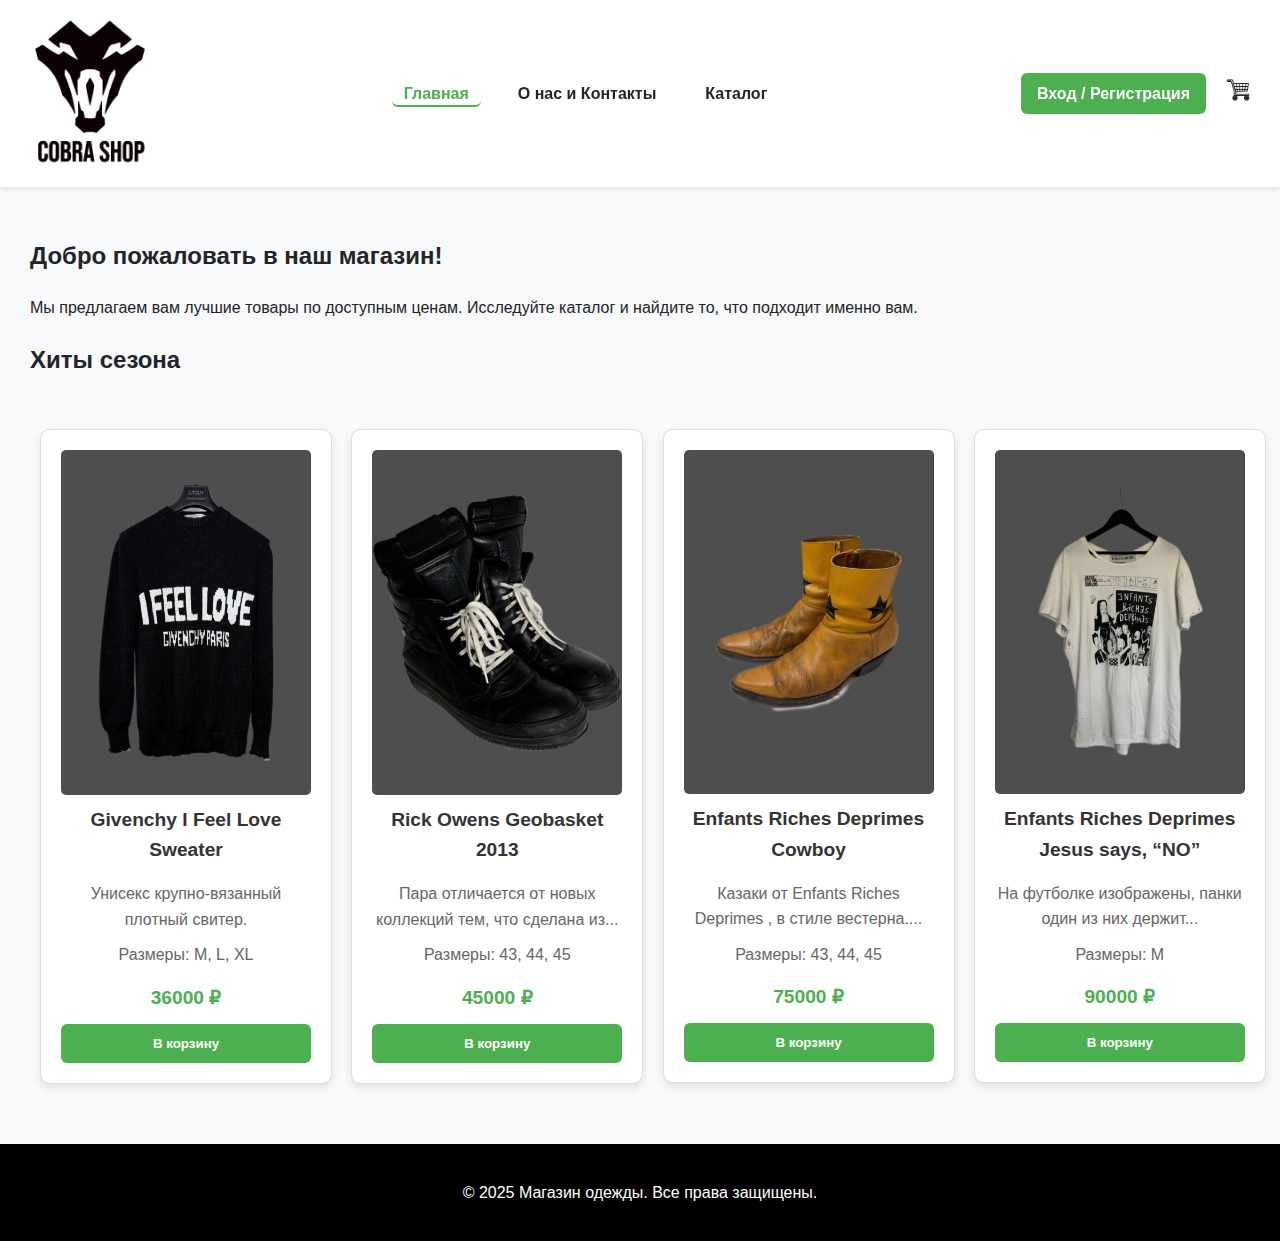
<file: проект опд_1/index.html>
<!DOCTYPE html>
<html lang="ru">
    <head>
        <meta charset="UTF-8">
        <meta name="viewport" content="width=device-width, initial-scale=1.0">
        <title>Главная</title>
        <link rel="stylesheet" href="css/styles.css">
        <script src="js/catalog.js" defer></script>
    </head>
    <body>
        <header>
            <div class="logo">
                <img src="image/logo.jpg" alt="Логотип Магазина Одежды">
            </div>
            <nav>
                <ul>
                    <li><a href="index.html" class="active">Главная</a></li>
                    <li><a href="about.html">О нас и Контакты</a></li>
                    <li><a href="catalog.html">Каталог</a></li>
                </ul>

            </nav>
            <div class="auth-cart">
                <a href="auth.html" class="auth-btn">Вход / Регистрация</a>
                <a href="cart.html" class="cart-btn">
                    <img src="image/korzina.png" alt="Корзина">
                </a>
            </div>
        </header>
        <main>
            <section>
                <h2>Добро пожаловать в наш магазин!</h2>
                <p>Мы предлагаем вам лучшие товары по доступным ценам. Исследуйте каталог и найдите то, что подходит именно вам.</p>
            </section>
            <section>
                <h2>Хиты сезона</h2>
                <div id="season-hits" class="product-list"></div>
            </section>
        </main>
        <footer>
            <p>© 2025 Магазин одежды. Все права защищены.</p>
        </footer>
    </body>
</html>
</file>
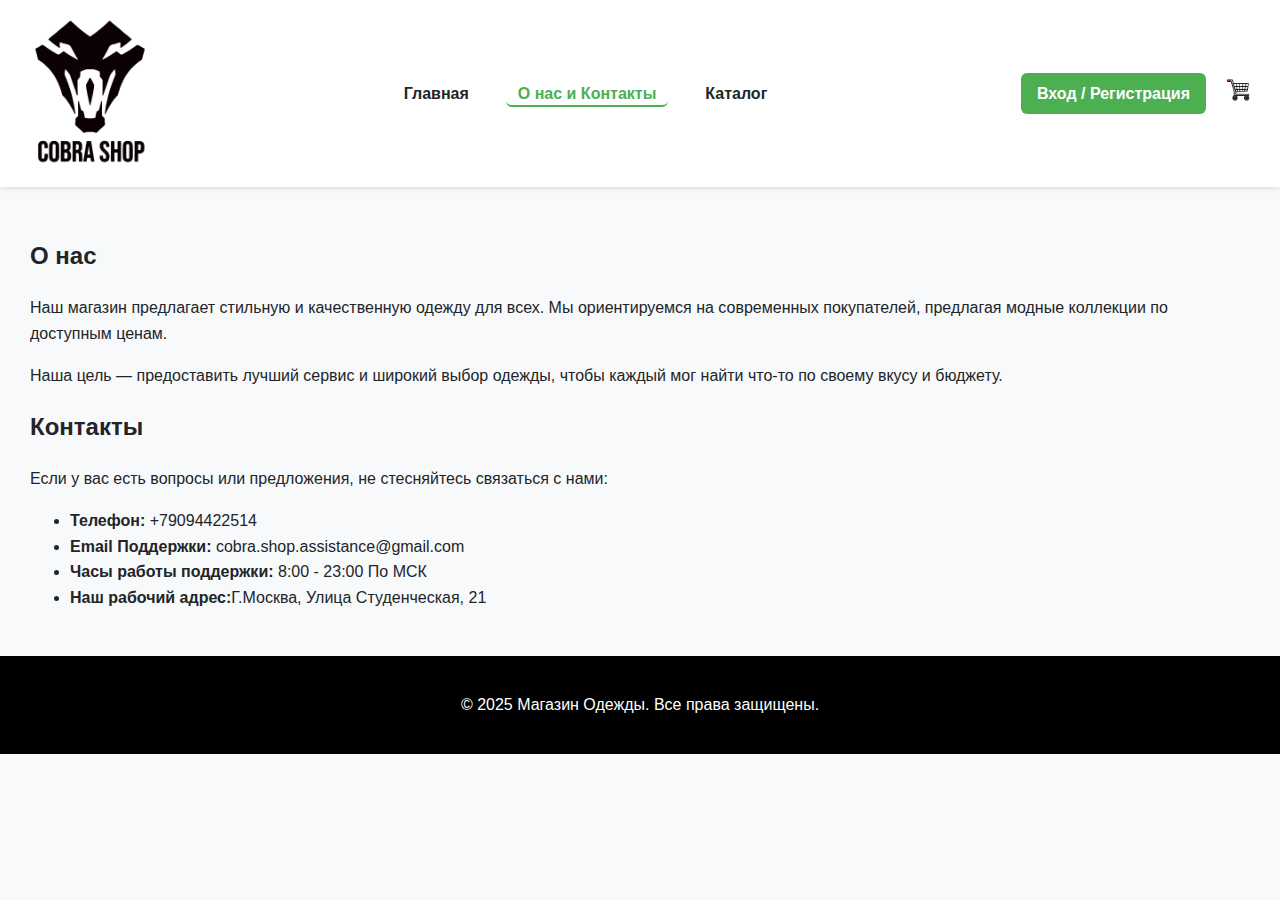
<file: проект опд_1/about.html>
<!DOCTYPE html>
<html lang="ru">
<head>
    <meta charset="UTF-8">
    <meta name="viewport" content="width=device-width, initial-scale=1.0">
    <title>О нас и Контакты</title>
    <link rel="stylesheet" href="css/styles.css">
</head>
<body>

   
    <header>
        <div class="logo">
            <img src="image/logo.jpg" alt="Логотип Магазина Одежды">
        </div>
        <nav>
            <ul>
                <li><a href="index.html">Главная</a></li>
                <li><a href="about.html" class="active">О нас и Контакты</a></li>

                <li><a href="catalog.html">Каталог</a></li>

            </ul>
        </nav>
        <div class="auth-cart">
            <a href="auth.html" class="auth-btn">Вход / Регистрация</a>
            <a href="cart.html" class="cart-btn">
                <img src="image/korzina.png" alt="Корзина">
            </a>
        </div>
    </header>
    
    

    <main>
        <section id="about">
            <h2>О нас</h2>
            <p>Наш магазин предлагает стильную и качественную одежду для всех. Мы ориентируемся на современных покупателей, предлагая модные коллекции по доступным ценам.</p>
            <p>Наша цель — предоставить лучший сервис и широкий выбор одежды, чтобы каждый мог найти что-то по своему вкусу и бюджету.</p>
        </section>

        <section id="contacts">
            <h2>Контакты</h2>
            <p>Если у вас есть вопросы или предложения, не стесняйтесь связаться с нами:</p>
            <ul>
                <li><strong>Телефон:</strong> +79094422514</li>
                <li><strong>Email Поддержки:</strong> cobra.shop.assistance@gmail.com</li>
                <li><strong>Часы работы поддержки:</strong> 8:00 - 23:00 По МСК</li>
                <li><strong>Наш рабочий адрес:</strong>Г.Москва, Улица Студенческая, 21 </li>
            </ul>
        </section>
    </main>

 
    <footer>
        <p>&copy; 2025 Магазин Одежды. Все права защищены.</p>
    </footer>

</body>
</html>
</file>
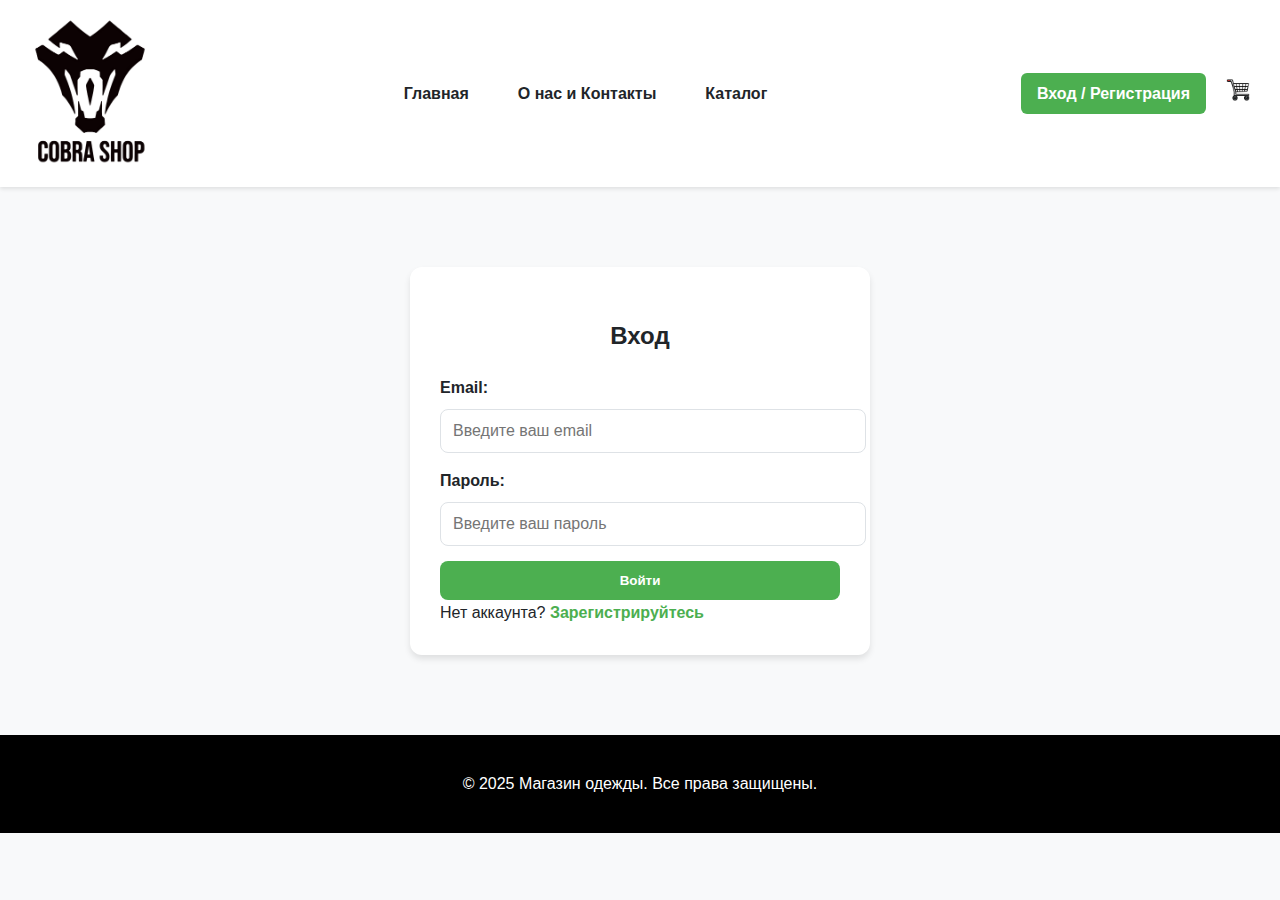
<file: проект опд_1/auth.html>
<!DOCTYPE html>
<html lang="ru">
<head>
    <meta charset="UTF-8">
    <meta name="viewport" content="width=device-width, initial-scale=1.0">
    <title>Вход / Регистрация</title>
    <link rel="stylesheet" href="css/styles.css">
</head>
<body>
    <header>
        <div class="logo">
            <img src="image/logo.jpg" alt="Логотип Магазина Одежды">
        </div>
        <nav>
            <ul>
                <li><a href="index.html">Главная</a></li>
                <li><a href="about.html">О нас и Контакты</a></li>
                <li><a href="catalog.html">Каталог</a></li>

            </ul>
        </nav>
        <div class="auth-cart">
            <a href="auth.html" class="auth-btn">Вход / Регистрация</a>
            <a href="cart.html" class="cart-btn">
                <img src="image/korzina.png" alt="Корзина">
            </a>
        </div>
    </header>
    <main>
        <section>
            <div class="form-container" id="auth-form">
                <h2>Вход</h2>
                <form id="login-form">
                    <label for="login-email">Email:</label>
                    <input type="email" id="login-email" name="email" placeholder="Введите ваш email" required>
                    <label for="login-password">Пароль:</label>
                    <input type="password" id="login-password" name="password" placeholder="Введите ваш пароль" required>
                    <button type="submit">Войти</button>
                </form>
                <span class="toggle-link" id="show-register">Нет аккаунта? <a href="#">Зарегистрируйтесь</a></span>
            </div>
            <div class="form-container" id="register-form" style="display: none;">
                <h2>Регистрация</h2>
                <form id="signup-form">
                    <label for="register-email">Email:</label>
                    <input type="email" id="register-email" name="email" placeholder="Введите ваш email" required>
                    <label for="register-password">Пароль:</label>
                    <input type="password" id="register-password" name="password" placeholder="Введите ваш пароль" required>
                    <button type="submit">Зарегистрироваться</button>
                </form>
                <span class="toggle-link" id="show-login">Уже есть аккаунт? <a href="#">Войдите</a></span>
            </div>
        </section>
    </main>
    <footer>
        <p>© 2025 Магазин одежды. Все права защищены.</p>
    </footer>
    <script src="js/scripts.js"></script>
</body>
</file>
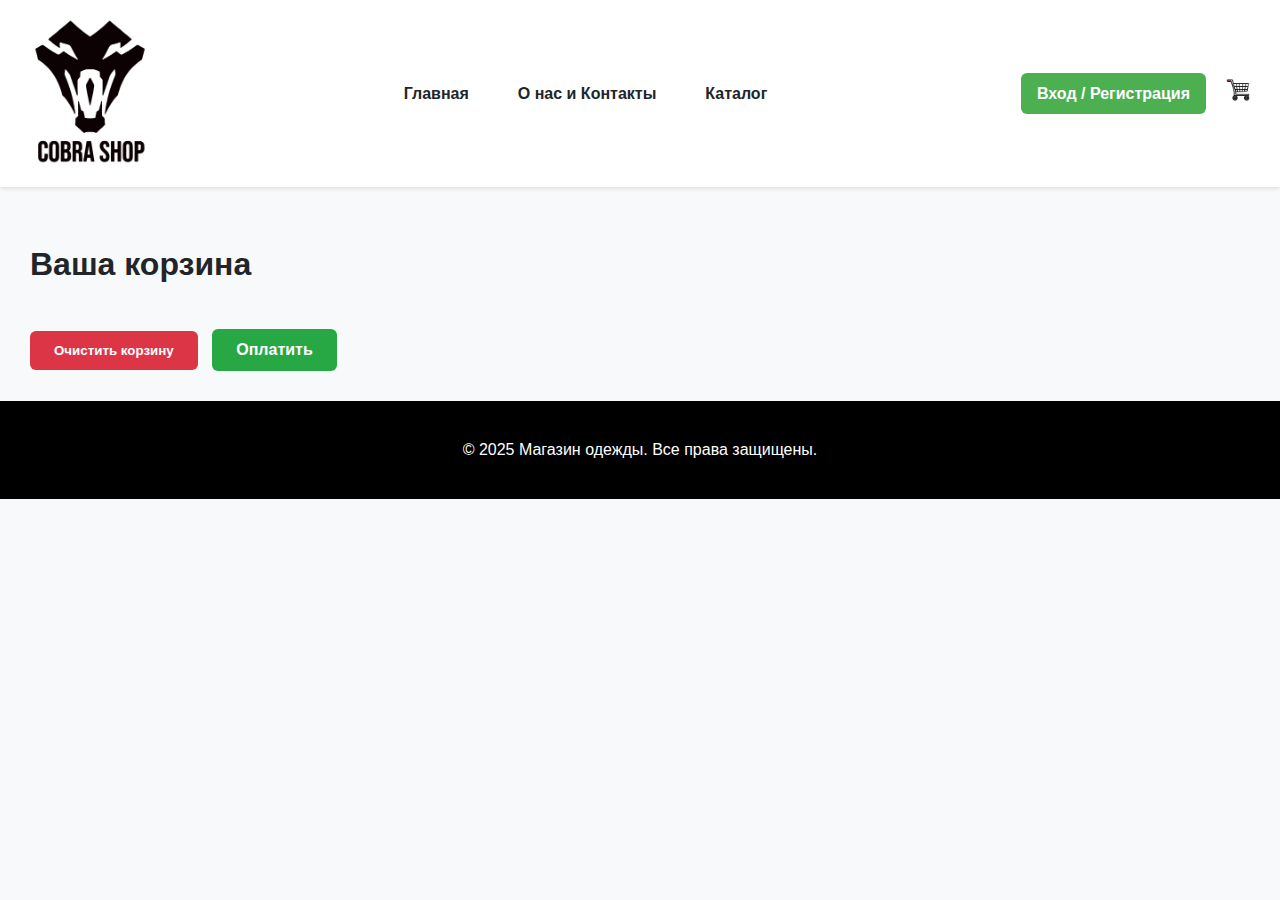
<file: проект опд_1/cart.html>
<!DOCTYPE html>
<html lang="ru">
<head>
    <meta charset="UTF-8">
    <meta name="viewport" content="width=device-width, initial-scale=1.0">
    <title>Корзина</title>
    <link rel="stylesheet" href="css/styles.css">
</head>
<body>
    <header>
        <div class="logo">
            <img src="image/logo.jpg" alt="Логотип Магазина Одежды">
        </div>
        <nav>
            <ul>
                <li><a href="index.html">Главная</a></li>
                <li><a href="about.html">О нас и Контакты</a></li>
                <li><a href="catalog.html">Каталог</a></li>
            </ul>
        </nav>
        <div class="auth-cart">
            <a href="auth.html" class="auth-btn">Вход / Регистрация</a>
            <a href="cart.html" class="cart-btn">
                <img src="image/korzina.png" alt="Корзина">
            </a>
        </div>
    </header>
    <main>
        <h1>Ваша корзина</h1>
        <div class="cart-items">
        </div>
        <div class="cart-actions">
            <button class="clear-cart-btn">Очистить корзину</button>
            <button class="checkout-btn green-btn">Оплатить</button>
        </div>
    </main>
    <footer>
        <p>© 2025 Магазин одежды. Все права защищены.</p>
    </footer>
    <script src="js/cart.js"></script>
</body>
</html>
</file>
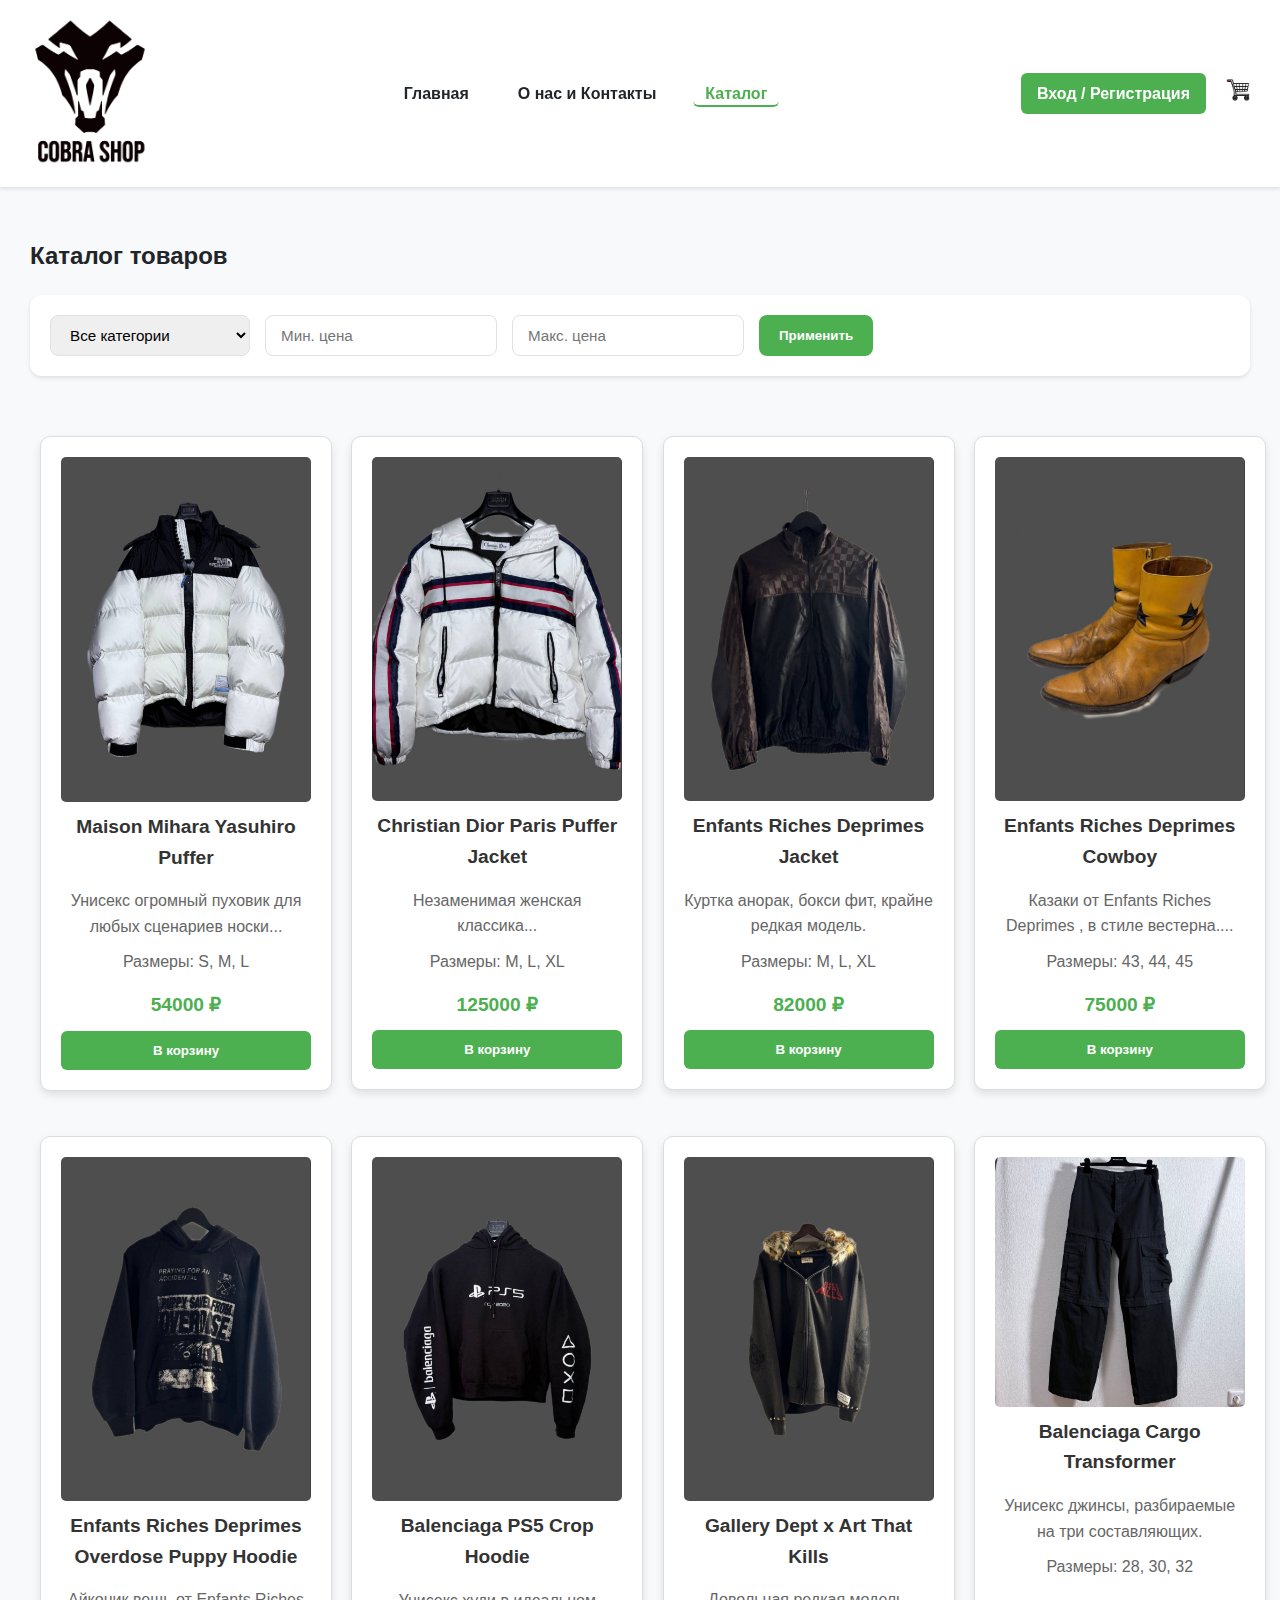
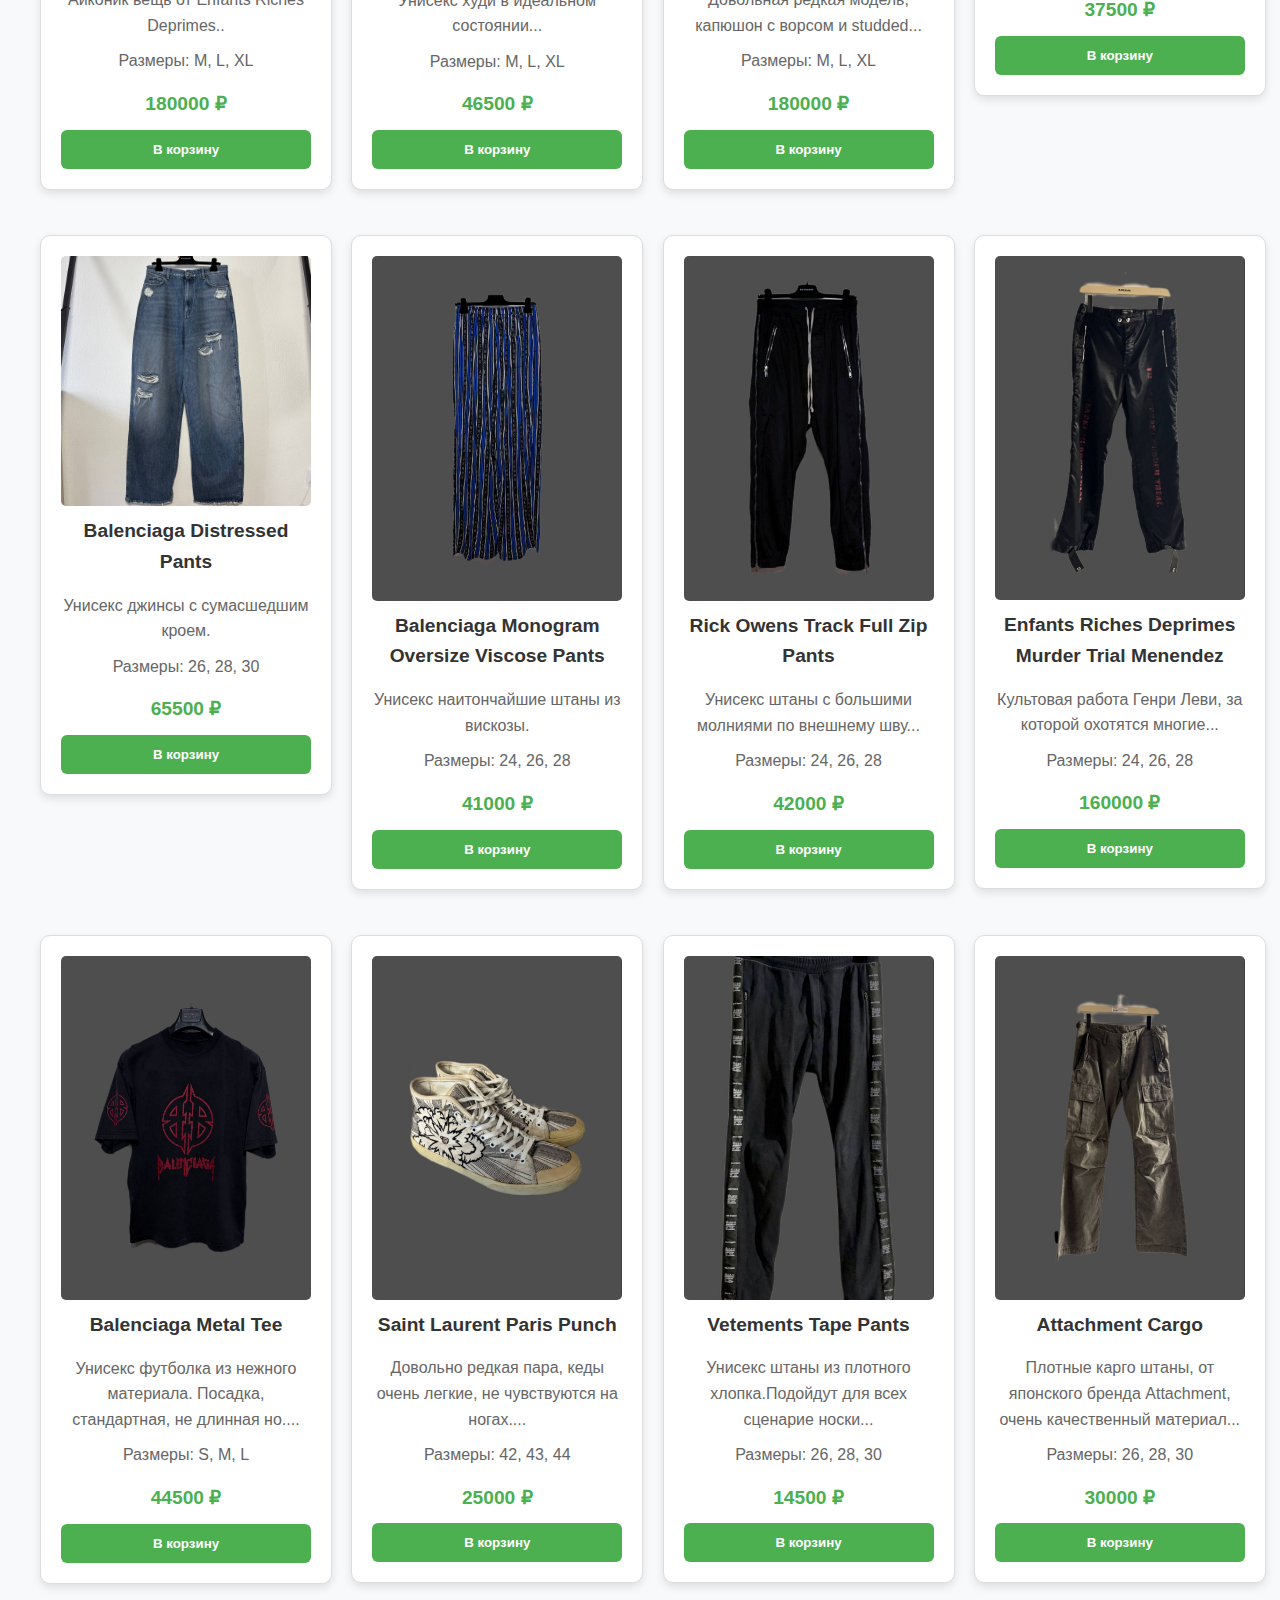
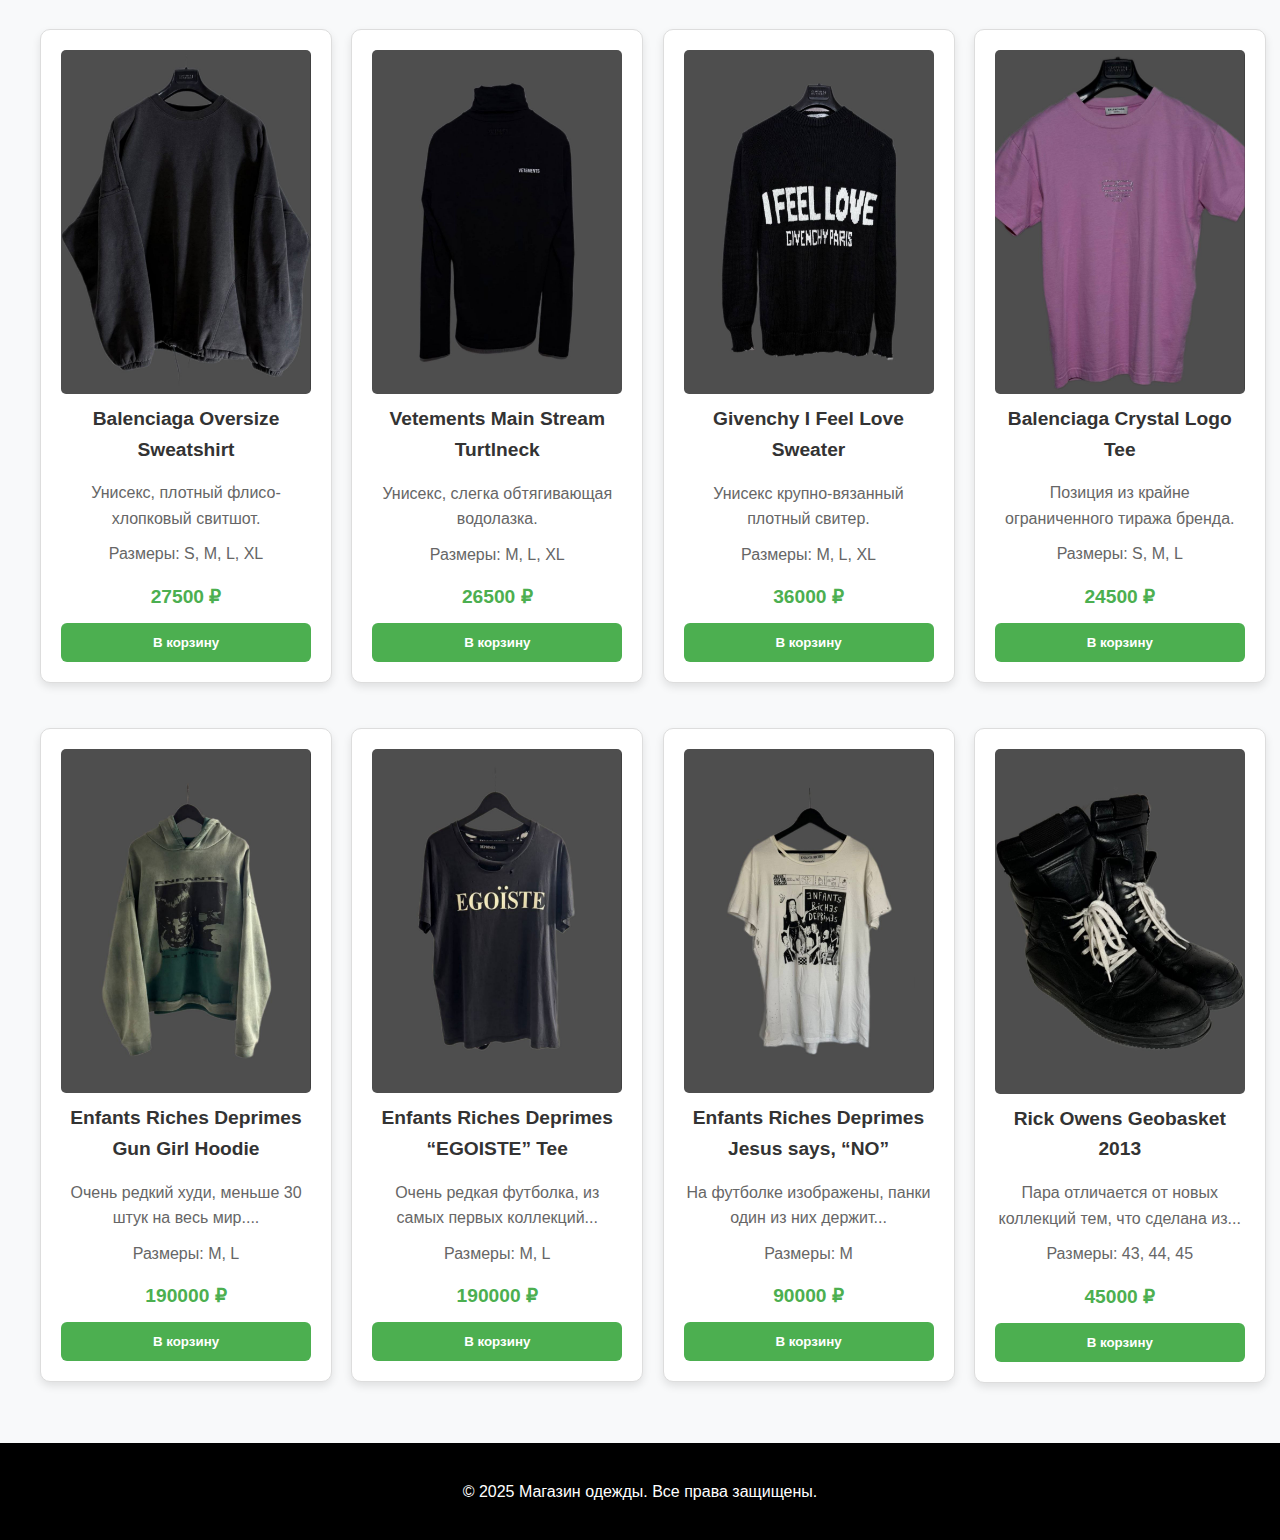
<file: проект опд_1/catalog.html>
<!DOCTYPE html>
<html lang="ru">
<head>
    <meta charset="UTF-8">
    <meta name="viewport" content="width=device-width, initial-scale=1.0">
    <title>Каталог</title>
    <link rel="stylesheet" href="css/styles.css">
</head>
<body>
    <header>
        <div class="logo">
            <img src="image/logo.jpg" alt="Логотип Магазина Одежды">
        </div>
        <nav>
            <ul>
                <li><a href="index.html">Главная</a></li>
                <li><a href="about.html">О нас и Контакты</a></li>
                <li><a href="catalog.html" class="active">Каталог</a></li>

            </ul>
        </nav>
        <div class="auth-cart">
            <a href="auth.html" class="auth-btn">Вход / Регистрация</a>
            <a href="cart.html" class="cart-btn">
                <img src="image/korzina.png" alt="Корзина">
            </a>
        </div>
    </header>
    <main>
        <section>
            <h2>Каталог товаров</h2>
            <div class="filters">
                <select id="category-filter">
                    <option value="all">Все категории</option>
                    <option value="jackets">Куртки</option>
                    <option value="jeans">Джинсы</option>
                    <option value="pants">Штаны</option>
                    <option value="sweaters">Свитера</option>
                    <option value="t-shirts">Футболки</option>
                    <option value="hoodie">Худи</option>
                    <option value="shoes">Обувь</option>
                </select>
                <input type="number" id="price-min" placeholder="Мин. цена">
                <input type="number" id="price-max" placeholder="Макс. цена">
                <button id="apply-filters">Применить</button>
            </div>
            <div class="product-list">
            
            </div>
        </section>
    </main>
    <footer>
        <p>© 2025 Магазин одежды. Все права защищены.</p>
    </footer>
    <script src="js/catalog.js"></script>
</body>
</html>
</file>
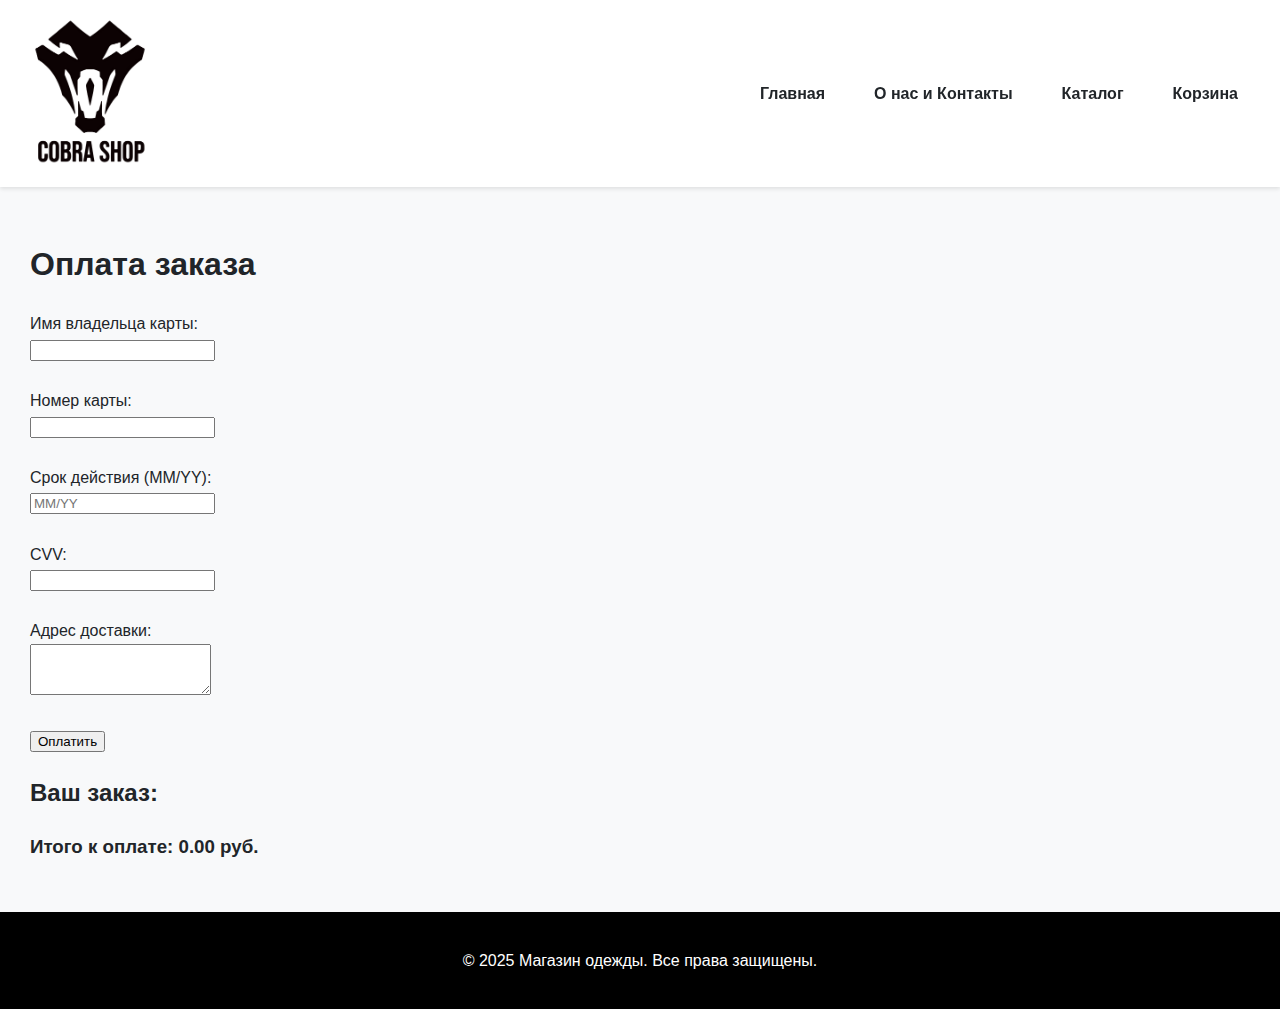
<file: проект опд_1/payment.html>
<!DOCTYPE html>
<html lang="ru">
<head>
    <meta charset="UTF-8" />
    <meta name="viewport" content="width=device-width, initial-scale=1" />
    <title>Оплата заказа</title>
    <link rel="stylesheet" href="css/styles.css" />
</head>
<body>
    <header>
        <div class="logo">
            <img src="image/logo.jpg" alt="Логотип Магазина Одежды" />
        </div>
        <nav>
            <ul>
                <li><a href="index.html">Главная</a></li>
                <li><a href="about.html">О нас и Контакты</a></li>
                <li><a href="catalog.html">Каталог</a></li>
                <li><a href="cart.html">Корзина</a></li>
            </ul>
        </nav>
    </header>
    <main>
        <h1>Оплата заказа</h1>
        <form id="payment-form">
            <label for="name">Имя владельца карты:</label><br />
            <input type="text" id="name" name="name" required /><br /><br />

            <label for="card-number">Номер карты:</label><br />
            <input type="text" id="card-number" name="card-number" pattern="\d{16}" maxlength="16" required /><br /><br />

            <label for="expiry">Срок действия (MM/YY):</label><br />
            <input type="text" id="expiry" name="expiry" pattern="(0[1-9]|1[0-2])\/\d{2}" placeholder="MM/YY" required /><br /><br />

            <label for="cvv">CVV:</label><br />
            <input type="text" id="cvv" name="cvv" pattern="\d{3}" maxlength="3" required /><br /><br />

            <label for="address">Адрес доставки:</label><br />
            <textarea id="address" name="address" rows="3" required></textarea><br /><br />

            <button type="submit">Оплатить</button>
        </form>
        <h2>Ваш заказ:</h2>
        <ul id="order-items"></ul>
        <h3>Итого к оплате: <span id="total-amount">0</span> руб.</h3>
        <div id="payment-message" style="margin-top: 20px; color: green;"></div>
    </main>
    <footer>
        <p>© 2025 Магазин одежды. Все права защищены.</p>
    </footer>
    <script>
        function renderOrder() {
            const cartItems = JSON.parse(localStorage.getItem('cart')) || [];
            const orderItemsContainer = document.getElementById('order-items');
            const totalAmountSpan = document.getElementById('total-amount');
            orderItemsContainer.innerHTML = '';
            let total = 0;
            cartItems.forEach(item => {
                const li = document.createElement('li');
                li.textContent = `${item.name} - ${item.price} руб.`;
                orderItemsContainer.appendChild(li);
                total += Number(item.price);
            });
            totalAmountSpan.textContent = total.toFixed(2);
        }

        document.getElementById('payment-form').addEventListener('submit', function(event) {
            event.preventDefault();
            document.getElementById('payment-message').textContent = 'Оплата прошла успешно! Спасибо за покупку.';
            localStorage.removeItem('cart');
            renderOrder();
        });

        renderOrder();
    </script>
</body>
</html>
</file>
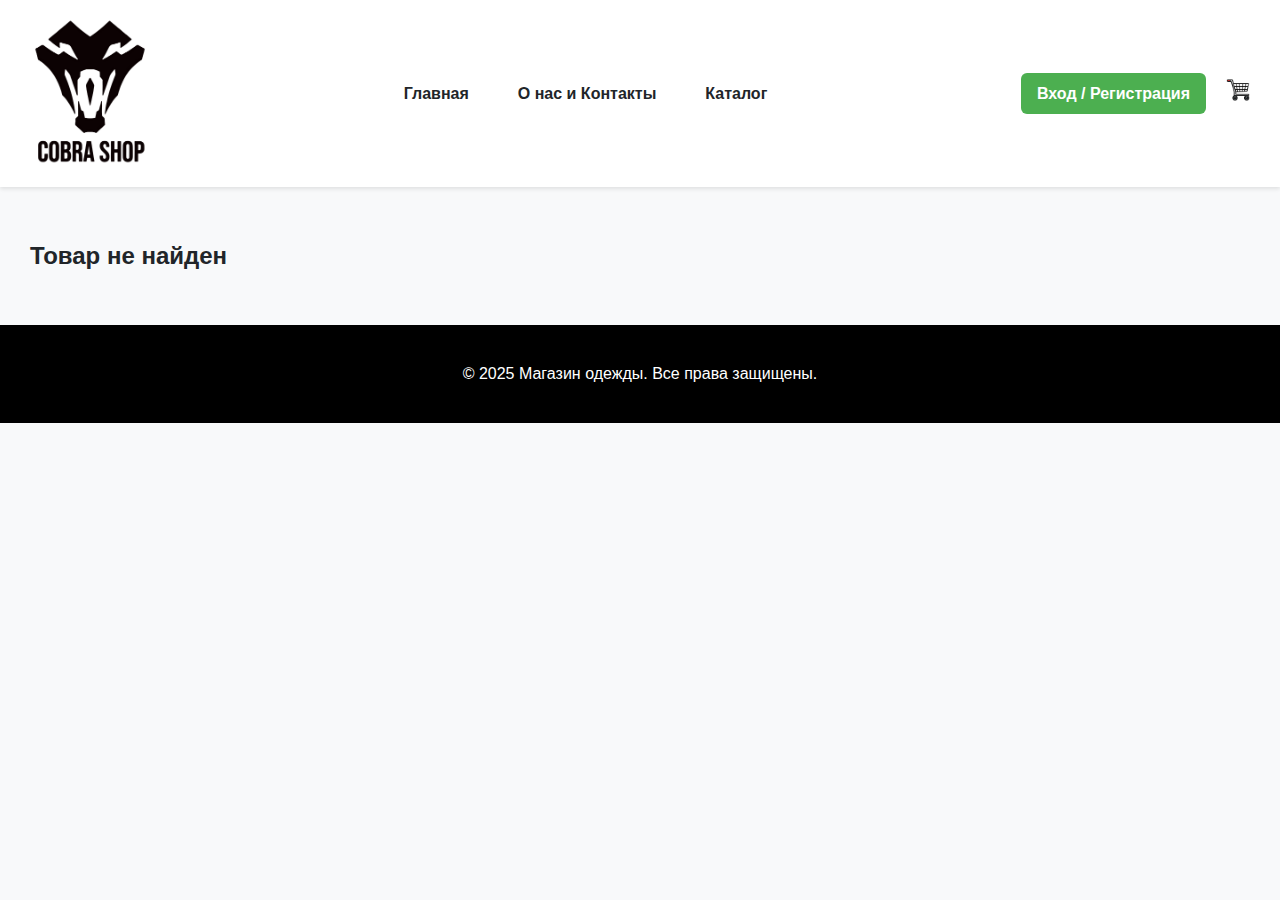
<file: проект опд_1/product.html>
<!DOCTYPE html>
<html lang="ru">
<head>
    <meta charset="UTF-8">
    <meta name="viewport" content="width=device-width, initial-scale=1.0">
    <title>Страница товара</title>
    <link rel="stylesheet" href="css/styles.css">
</head>
<body>
    <header>
        <div class="logo">
            <img src="image/logo.jpg" alt="Логотип Магазина Одежды">
        </div>
        <nav>
            <ul>
                <li><a href="index.html">Главная</a></li>
                <li><a href="about.html">О нас и Контакты</a></li>
                <li><a href="catalog.html">Каталог</a></li>
            </ul>
        </nav>
        <div class="auth-cart">
            <a href="auth.html" class="auth-btn">Вход / Регистрация</a>
            <a href="cart.html" class="cart-btn">
                <img src="image/korzina.png" alt="Корзина">
            </a>
        </div>
    </header>
    <main>
        <section class="product-details" style="display: flex;">
            <div class="product-images" style="flex: 1; padding-right: 20px;">
                <button id="prev-image">←</button>
                <img src="" alt="Изображение товара" id="product-image" >
                <button id="next-image">→</button>
            </div>
            <div class="product-info" style="flex: 2;">
                <h1 id="product-name"></h1>
                <p class="price" id="product-price"></p>
                <p id="product-description"></p>
                <div class="size-selector">
                    <label for="size">Выберите размер:</label>
                    <select id="size"></select>
                </div>
                <button class="add-to-cart" id="add-to-cart-btn">Добавить в корзину</button>
            </div>
        </section>

    </main>
    <footer>
        <p>© 2025 Магазин одежды. Все права защищены.</p>
    </footer>
    <script src="js/product.js"></script>
</body>
</html>
</file>
<file: проект опд_1/css/styles.css>
body {
    margin: 0;
    font-family: 'Arial', sans-serif;
    background-color: #f8f9fa;
    color: #212529;
    line-height: 1.6;
}

footer {
    text-align: center; 
    padding: 20px 0; 
    color:#fff;
    background-color: #000000; 
}



.auth-cart .auth-btn {
    color: #ffffff;
    background-color: #4CAF50;
    padding: 8px 16px;
    border-radius: 6px;
    text-decoration: none;
    font-weight: 600;
    transition: background-color 0.3s ease;
}

.auth-cart .auth-btn:hover {
    background-color: #45a049;
}

.form-container {
    max-width: 400px;
    margin: 50px auto;
    padding: 30px;
    background-color: #ffffff;
    border-radius: 12px;
    box-shadow: 0 4px 6px rgba(0,0,0,0.1);
}

.form-container h2 {
    text-align: center;
    margin-bottom: 20px;
    color: #212529;
}

.form-container label {
    display: block;
    margin-bottom: 8px;
    font-weight: 600;
    color: #212529;
}

.form-container input {
    width: 100%;
    padding: 12px;
    margin-bottom: 15px;
    border: 1px solid #dee2e6;
    border-radius: 8px;
    font-size: 1rem;
}

.form-container input:focus {
    outline: none;
    border-color: #4CAF50;
    box-shadow: 0 0 0 3px rgba(76, 175, 80, 0.25);
}

.form-container button {
    width: 100%;
    padding: 12px;
    background-color: #4CAF50;
    color: #ffffff;
    border: none;
    border-radius: 8px;
    font-weight: 600;
    cursor: pointer;
    transition: background-color 0.3s ease;
}

.form-container button:hover {
    background-color: #45a049;
}

.toggle-link {
    text-align: center;
    margin-top: 15px;
}

.toggle-link a {
    color: #4CAF50;
    text-decoration: none;
    font-weight: 600;
}

.toggle-link a:hover {
    text-decoration: underline;
}

#register-form {
    display: none;
}

@media (max-width: 768px) {
    .form-container {
        padding: 20px;
    }
}

header {
    background-color: #ffffff;
    box-shadow: 0 2px 4px rgba(0,0,0,0.1);
    padding: 15px 30px;
    display: flex;
    justify-content: space-between;
    align-items: center;
    position: sticky;
    top: 0;
    z-index: 1000;
}

header .logo img {
    max-width: 120px;
    height: auto;
    transition: transform 0.3s ease;
}

header .logo img:hover {
    transform: scale(1.05);
}

nav ul {
    list-style: none;
    margin: 0;
    padding: 0;
    display: flex;
    gap: 25px;
}

nav ul li a {
    text-decoration: none;
    color: #212529;
    font-weight: 600;
    padding: 8px 12px;
    border-radius: 6px;
    transition: all 0.3s ease;
}

nav ul li a:hover {
    color: #ffffff;
    background-color: #4CAF50;
}

nav ul li a.active {
    color: #4CAF50;
    border-bottom: 2px solid #4CAF50;
    background-color: transparent;
    padding-bottom: 3px;
}

.auth-cart {
    display: flex;
    align-items: center;
    gap: 20px;
}

.auth-cart .cart-btn {
    position: relative;
    background: none;
    border: none;
    cursor: pointer;
}

.auth-cart .cart-btn img {
    width: 24px;
    height: 24px;
    transition: transform 0.3s ease;
}

.auth-cart .cart-btn:hover img {
    transform: scale(1.1);
}

main {
    padding: 30px;
    max-width: 1400px;
    margin: 0 auto;
}

.product-list {
    display: grid;
    grid-template-columns: repeat(auto-fill, minmax(280px, 1fr));
    gap: 25px;
    padding: 20px 0;
    a { text-decoration: none; }
}

.product-card {
    background-color: #fff;
    border: 1px solid #ddd;
    padding: 20px;
    border-radius: 10px;
    display: flex;
    flex-direction: column;
    text-align: center;
    box-shadow: 0 4px 8px rgba(0, 0, 0, 0.1);
    width: 250px;
    margin: 10px;
}

.product-card:hover {
    transform: translateY(-5px);
    box-shadow: 0 6px 12px rgba(0,0,0,0.15);
}

.product-card img {
    width: 100%;
    height: auto;
    border-radius: 5px;
}

.product-images {
    display: flex;
    justify-content: center;
    align-items: center;
    margin: 20px 0;
}

.product-images img {
    max-width: 500px;
    height: auto;
    border-radius: 8px;
    box-shadow: 0 4px 8px rgba(0, 0, 0, 0.1);
    transition: transform 0.3s ease;
}

.product-images img:hover {
    transform: scale(1.05);
}

.product-card-content {
    padding: 20px;
    flex-grow: 1;
}

.product-card h3 {
    margin: 10px 0;
    font-size: 1.2rem;
    color: #333;
}

.product-card p {
    margin: 5px 0;
    color: #666;
}

.product-card .price {
    font-size: 1.2rem;
    color: #4CAF50;
    font-weight: bold;
    margin: 10px 0;
}

.product-images button {
    background-color: #4CAF50; 
    color: white; 
    border: none; 
    padding: 10px; 
    border-radius: 5px; 
    cursor: pointer; 
    transition: background-color 0.3s ease; 
}

.product-images button:hover {
    background-color: #45a049; 
}



.add-to-cart {
    width: 100%;
    padding: 12px;
    background-color: #4CAF50;
    color: #ffffff;
    border: none;
    border-radius: 6px;
    cursor: pointer;
    font-weight: 600;
    transition: background-color 0.3s ease;
}

.clear-cart-btn {
    padding: 12px 24px;
    background-color: #dc3545;
    color: #ffffff;
    border: none;
    border-radius: 6px;
    cursor: pointer;
    font-weight: 600;
    transition: background-color 0.3s ease;
    margin-top: 20px;
}

.clear-cart-btn:hover {
    background-color: #c82333;
}

.add-to-cart:hover {
    background-color: #45a049;
}

.green-btn {
    background-color: #28a745;
    color: white;
    border: none;
    padding: 12px 24px;
    cursor: pointer;
    font-size: 1rem;
    border-radius: 6px;
    margin-left: 10px;
    font-weight: 600;
    transition: background-color 0.3s ease;
}

.green-btn:hover {
    background-color: #218838;
}

.filters {
    background-color: #ffffff;
    padding: 20px;
    border-radius: 12px;
    box-shadow: 0 2px 4px rgba(0,0,0,0.1);
    margin-bottom: 30px;
    display: flex;
    gap: 15px;
    flex-wrap: wrap;
}

.filters select,
.filters input {
    padding: 10px 15px;
    border: 1px solid #dee2e6;
    border-radius: 8px;
    font-size: 0.95rem;
    min-width: 200px;
}

.filters button {
    background-color: #4CAF50;
    color: #ffffff;
    border: none;
    padding: 10px 20px;
    border-radius: 8px;
    cursor: pointer;
    font-weight: 600;
    transition: background-color 0.3s ease;
}

.filters button:hover {
    background-color: #45a049;
}

@media (max-width: 768px) {
    header {
        flex-direction: column;
        gap: 15px;
        padding: 15px;
    }

    nav ul {
        flex-wrap: wrap;
        justify-content: center;
        gap: 15px;
    }

    .product-list {
        grid-template-columns: repeat(auto-fill, minmax(240px, 1fr));
    }

    .filters {
        flex-direction: column;
    }
}

@media (max-width: 1024px) {
    main {
        padding: 20px;
    }

    .product-list {
        grid-template-columns: repeat(auto-fill, minmax(200px, 1fr));
        gap: 20px;
    }

    .product-card {
        width: 100%;
        max-width: 300px;
        margin: 10px auto;
    }

    .filters {
        gap: 10px;
    }

    nav ul {
        gap: 10px;
    }
}

@media (max-width: 480px) {
    body {
        font-size: 14px;
        line-height: 1.4;
    }

    header {
        padding: 10px;
        flex-direction: row;
        align-items: center;
        justify-content: space-between;
        gap: 10px;
        flex-wrap: wrap;
    }

    header .logo img {
        max-width: 80px;
    }

    nav ul {
        flex-direction: column;
        gap: 10px;
        width: 100%;
    }

    nav ul li a {
        display: block;
        padding: 12px 15px;
        font-size: 1rem;
        border-radius: 8px;
    }

    main {
        padding: 15px 10px;
    }

    .product-list {
        grid-template-columns: 1fr;
        gap: 15px;
        padding: 0;
    }

    .product-card {
        width: 100%;
        margin: 0 auto;
        padding: 15px;
        box-shadow: 0 2px 6px rgba(0,0,0,0.1);
    }

    .product-card h3 {
        font-size: 1.1rem;
    }

    .product-card p,
    .product-card .price {
        font-size: 0.9rem;
    }

    .product-images img {
        max-width: 100%;
        height: auto;
    }

    .filters {
        flex-direction: column;
        gap: 10px;
    }

    .filters select,
    .filters input {
        min-width: 100%;
        font-size: 0.95rem;
        padding: 10px;
    }

    .filters button {
        width: 100%;
        padding: 12px;
        font-size: 1rem;
    }

    .add-to-cart,
    .clear-cart-btn,
    .green-btn,
    .auth-cart .auth-btn {
        padding: 14px;
        font-size: 1.1rem;
        border-radius: 10px;
    }

    .auth-cart {
        flex-direction: column;
        gap: 15px;
        align-items: stretch;
    }

    .auth-cart .cart-btn img {
        width: 32px;
        height: 32px;
    }
}
</file>
